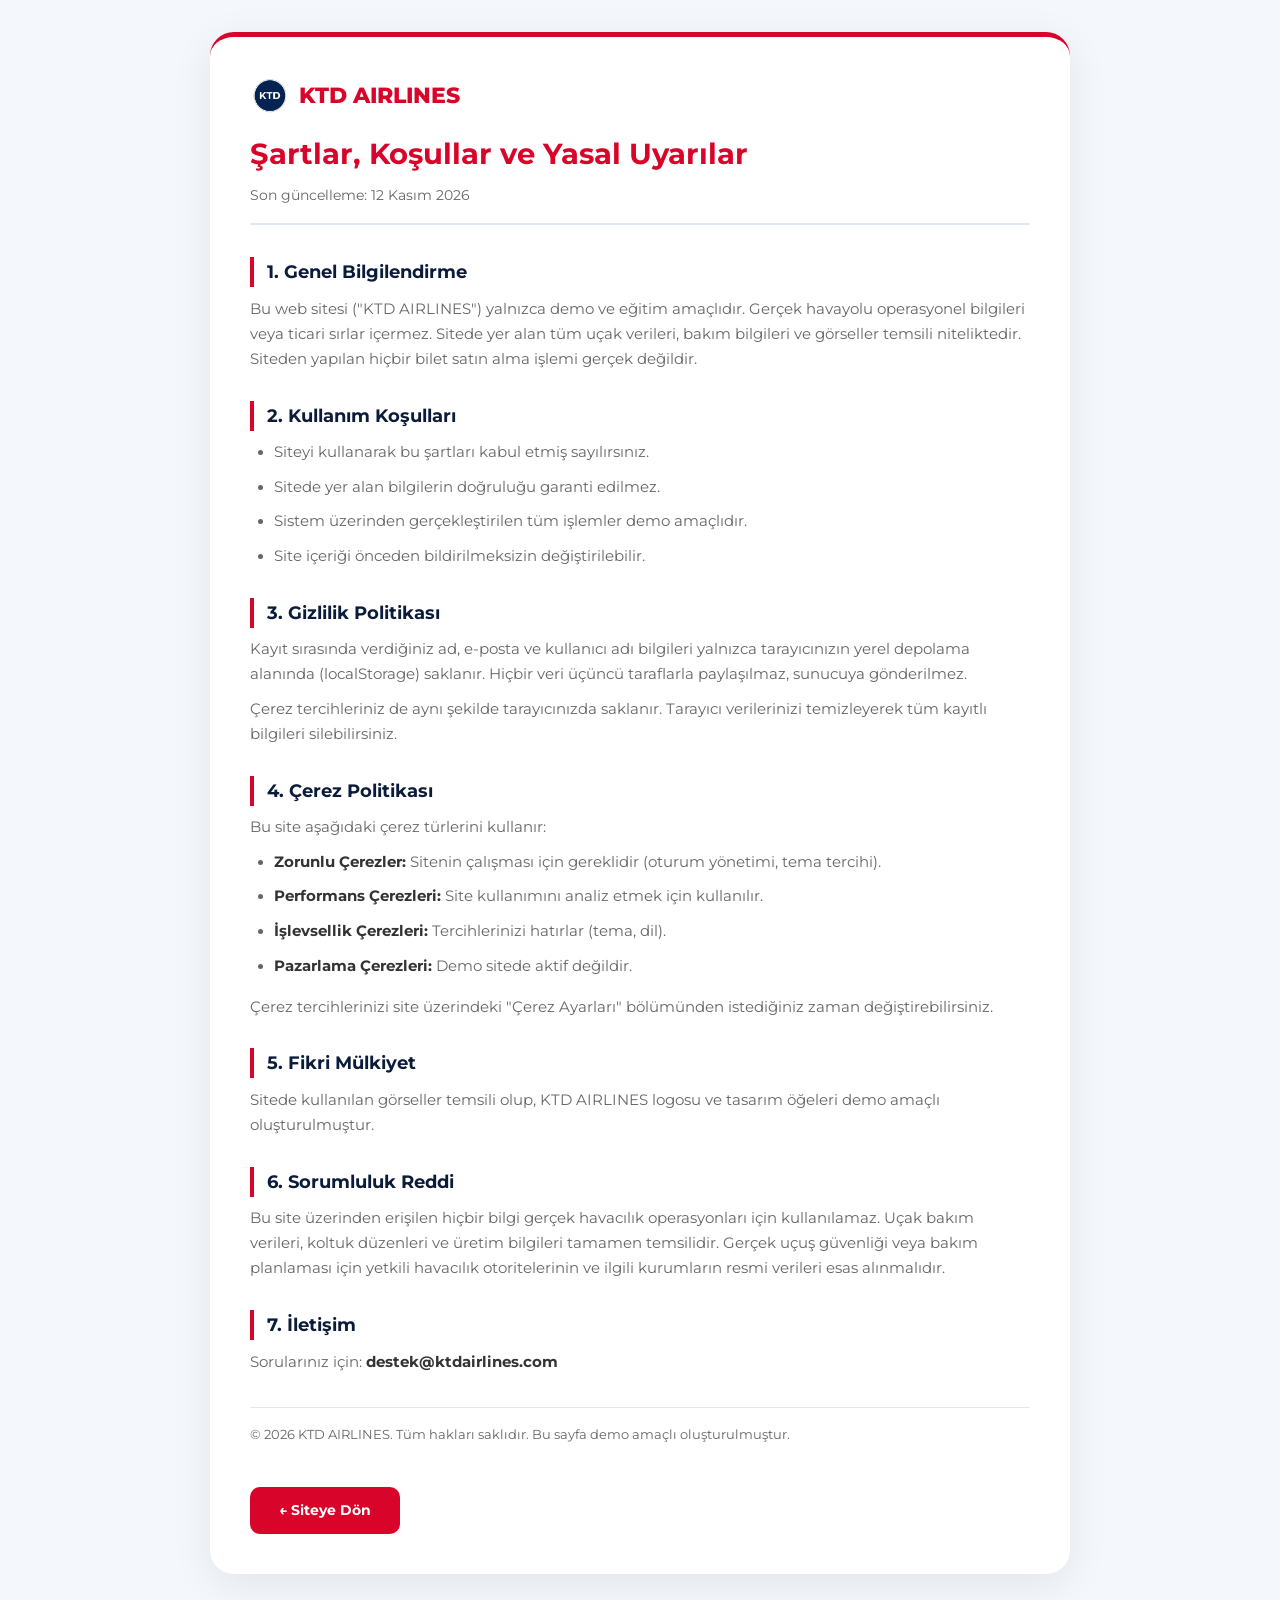
<file: sartlar.html>
<!DOCTYPE html>
<html lang="tr">
<head>
    <meta charset="UTF-8">
    <meta name="viewport" content="width=device-width, initial-scale=1.0">
    <title>Şartlar, Koşullar ve Yasal Uyarılar | KTD AIRLINES</title>
    <link rel="icon" href="KTD.png" type="image/png">
    <link href="https://fonts.googleapis.com/css2?family=Montserrat:wght@400;600;700;800&display=swap" rel="stylesheet">
    <style>
        :root {
            --brand-red: #d90429;
            --brand-dark: #0a1c3a;
            --bg: #f4f7fc;
            --card-bg: #ffffff;
            --text: #333333;
            --text-light: #666666;
            --border: #e2e8f0;
        }
        * { margin:0; padding:0; box-sizing:border-box; font-family: 'Montserrat', sans-serif; }
        body {
            background: var(--bg);
            color: var(--text);
            line-height: 1.7;
            padding: 2rem 1rem;
            display: flex;
            justify-content: center;
            align-items: flex-start;
            min-height: 100vh;
        }
        .wrap { 
            max-width: 860px; 
            width: 100%;
            background: var(--card-bg); 
            border-radius: 24px; 
            padding: 2.5rem; 
            box-shadow: 0 10px 40px rgba(0,0,0,0.08); 
            border-top: 5px solid var(--brand-red); 
        }
        .logo-header {
            display: flex;
            align-items: center;
            gap: 10px;
            font-size: 22px;
            font-weight: 800;
            color: var(--brand-red);
            margin-bottom: 1rem;
        }
        .logo-header img {
            height: 35px;
        }
        h1 { color: var(--brand-red); font-size: 1.8rem; margin-bottom: 0.3rem; }
        .sub { color: var(--text-light); font-size: 0.85rem; margin-bottom: 2rem; border-bottom: 2px solid var(--border); padding-bottom: 1rem; }
        h2 { color: var(--brand-dark); font-size: 1.1rem; margin: 1.8rem 0 0.6rem; padding-left: 0.8rem; border-left: 4px solid var(--brand-red); }
        p, li { font-size: 0.92rem; color: var(--text-light); margin-bottom: 0.6rem; }
        ul { padding-left: 1.5rem; margin-bottom: 1rem; }
        strong { color: var(--text); }
        .back { 
            display: inline-block; 
            margin-top: 2rem; 
            background: var(--brand-red); 
            color: #fff; 
            padding: 0.7rem 1.8rem; 
            border-radius: 10px; 
            text-decoration: none; 
            font-weight: 700; 
            font-size: 0.9rem; 
            transition: 0.2s;
        }
        .back:hover { background: #a00d24; transform: translateY(-2px); }
        .updated { font-size: 0.8rem; color: var(--text-light); margin-top: 2rem; padding-top: 1rem; border-top: 1px solid var(--border); }
    </style>
</head>
<body>
    <div class="wrap">
        <div class="logo-header">
            <img src="KTD.png" alt="KTD Logo"> KTD AIRLINES
        </div>
        <h1>Şartlar, Koşullar ve Yasal Uyarılar</h1>
        <p class="sub">Son güncelleme: 12 Kasım 2026</p>

        <h2>1. Genel Bilgilendirme</h2>
        <p>Bu web sitesi ("KTD AIRLINES") yalnızca demo ve eğitim amaçlıdır. Gerçek havayolu operasyonel bilgileri veya ticari sırlar içermez. Sitede yer alan tüm uçak verileri, bakım bilgileri ve görseller temsili niteliktedir. Siteden yapılan hiçbir bilet satın alma işlemi gerçek değildir.</p>

        <h2>2. Kullanım Koşulları</h2>
        <ul>
            <li>Siteyi kullanarak bu şartları kabul etmiş sayılırsınız.</li>
            <li>Sitede yer alan bilgilerin doğruluğu garanti edilmez.</li>
            <li>Sistem üzerinden gerçekleştirilen tüm işlemler demo amaçlıdır.</li>
            <li>Site içeriği önceden bildirilmeksizin değiştirilebilir.</li>
        </ul>

        <h2>3. Gizlilik Politikası</h2>
        <p>Kayıt sırasında verdiğiniz ad, e-posta ve kullanıcı adı bilgileri yalnızca tarayıcınızın yerel depolama alanında (localStorage) saklanır. Hiçbir veri üçüncü taraflarla paylaşılmaz, sunucuya gönderilmez.</p>
        <p>Çerez tercihleriniz de aynı şekilde tarayıcınızda saklanır. Tarayıcı verilerinizi temizleyerek tüm kayıtlı bilgileri silebilirsiniz.</p>

        <h2>4. Çerez Politikası</h2>
        <p>Bu site aşağıdaki çerez türlerini kullanır:</p>
        <ul>
            <li><strong>Zorunlu Çerezler:</strong> Sitenin çalışması için gereklidir (oturum yönetimi, tema tercihi).</li>
            <li><strong>Performans Çerezleri:</strong> Site kullanımını analiz etmek için kullanılır.</li>
            <li><strong>İşlevsellik Çerezleri:</strong> Tercihlerinizi hatırlar (tema, dil).</li>
            <li><strong>Pazarlama Çerezleri:</strong> Demo sitede aktif değildir.</li>
        </ul>
        <p>Çerez tercihlerinizi site üzerindeki "Çerez Ayarları" bölümünden istediğiniz zaman değiştirebilirsiniz.</p>

        <h2>5. Fikri Mülkiyet</h2>
        <p>Sitede kullanılan görseller temsili olup, KTD AIRLINES logosu ve tasarım öğeleri demo amaçlı oluşturulmuştur.</p>

        <h2>6. Sorumluluk Reddi</h2>
        <p>Bu site üzerinden erişilen hiçbir bilgi gerçek havacılık operasyonları için kullanılamaz. Uçak bakım verileri, koltuk düzenleri ve üretim bilgileri tamamen temsilidir. Gerçek uçuş güvenliği veya bakım planlaması için yetkili havacılık otoritelerinin ve ilgili kurumların resmi verileri esas alınmalıdır.</p>

        <h2>7. İletişim</h2>
        <p>Sorularınız için: <strong>destek@ktdairlines.com</strong></p>

        <p class="updated">&copy; 2026 KTD AIRLINES. Tüm hakları saklıdır. Bu sayfa demo amaçlı oluşturulmuştur.</p>

        <a href="index.html" class="back">← Siteye Dön</a>
    </div>
</body>
</html>
</file>
